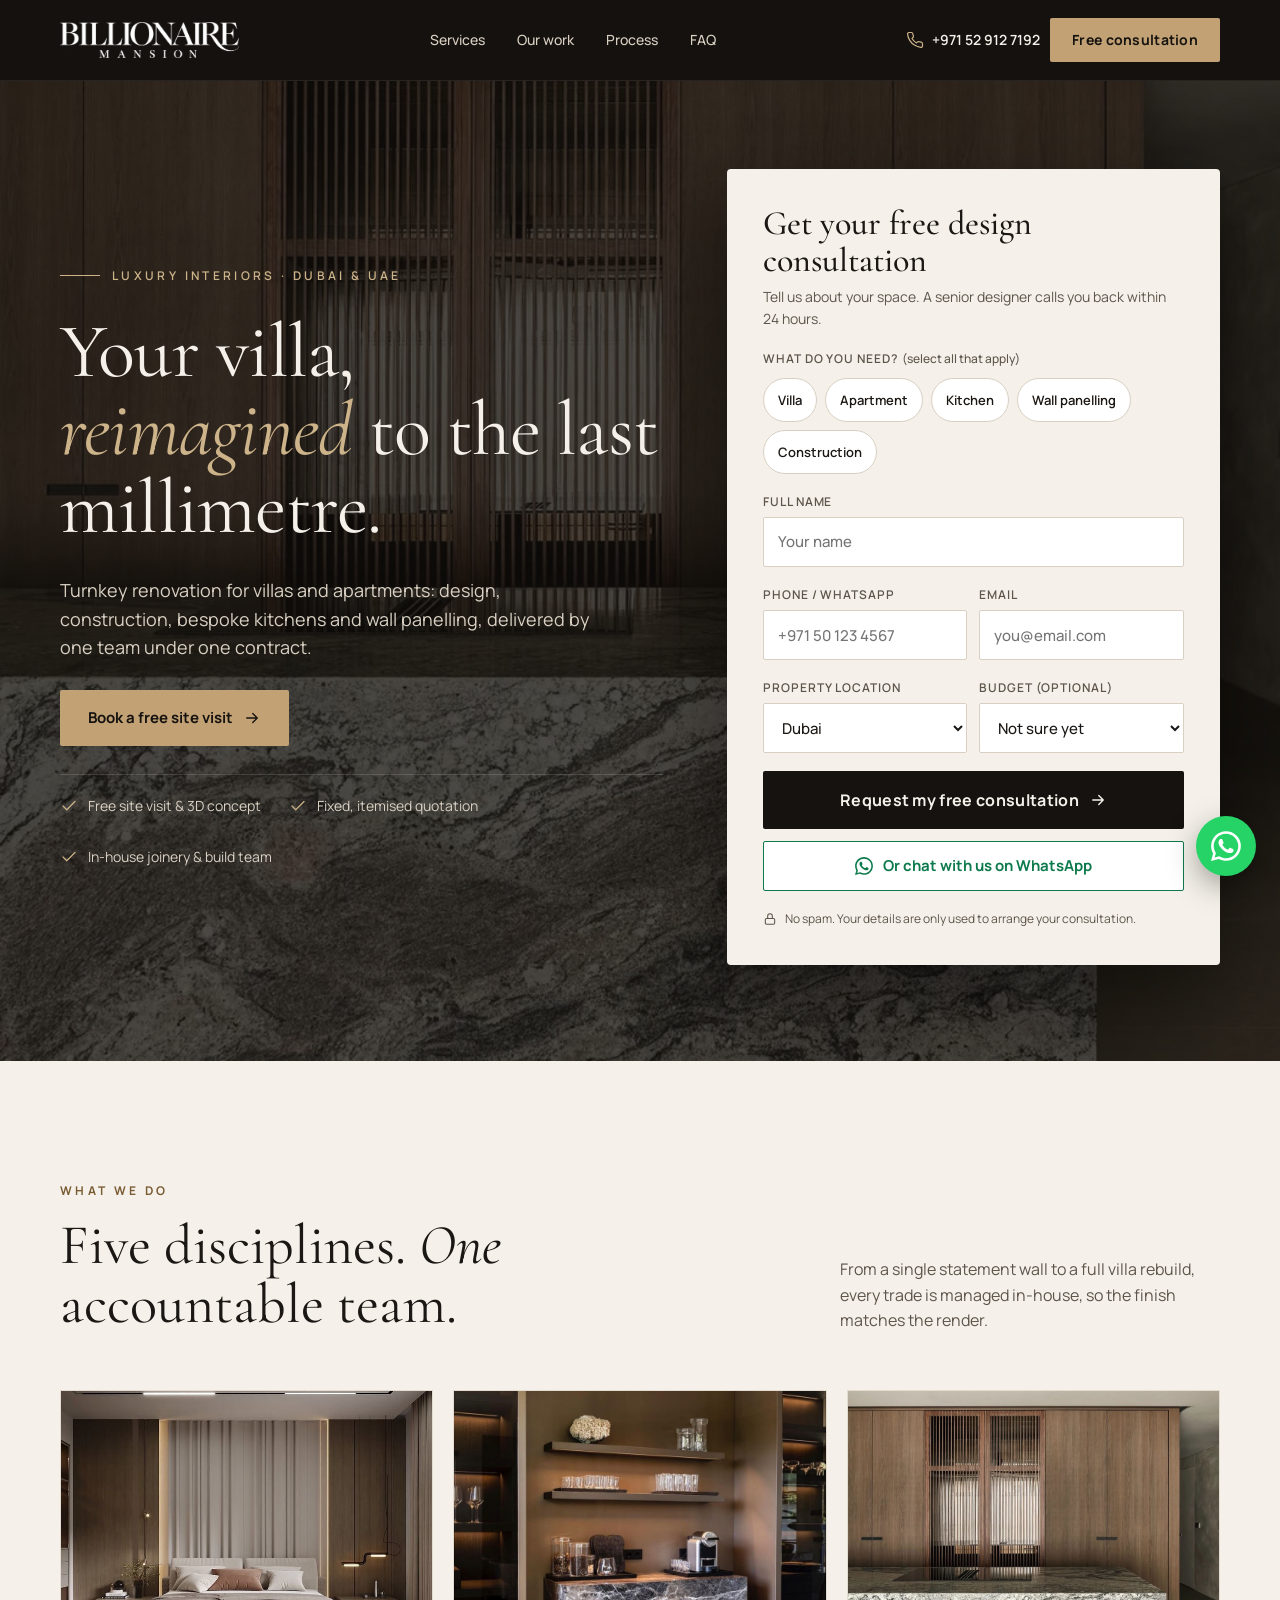
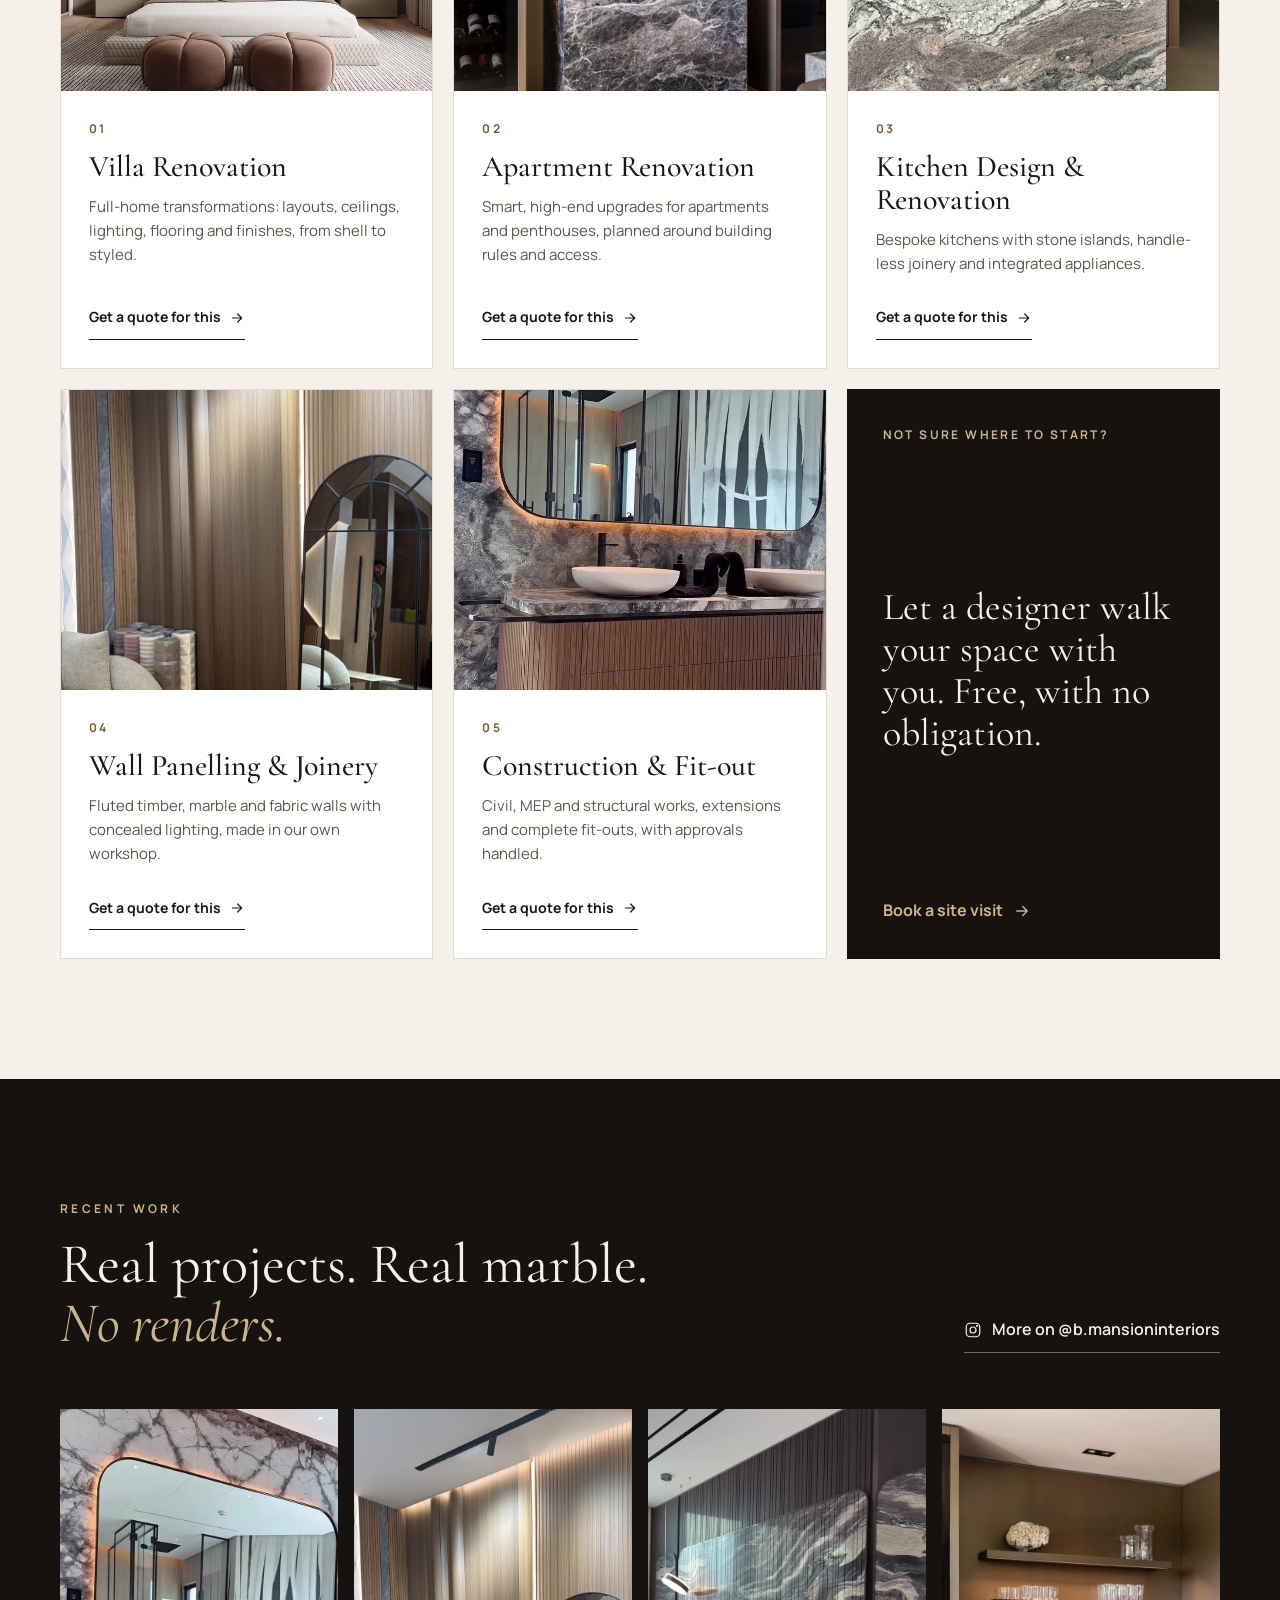
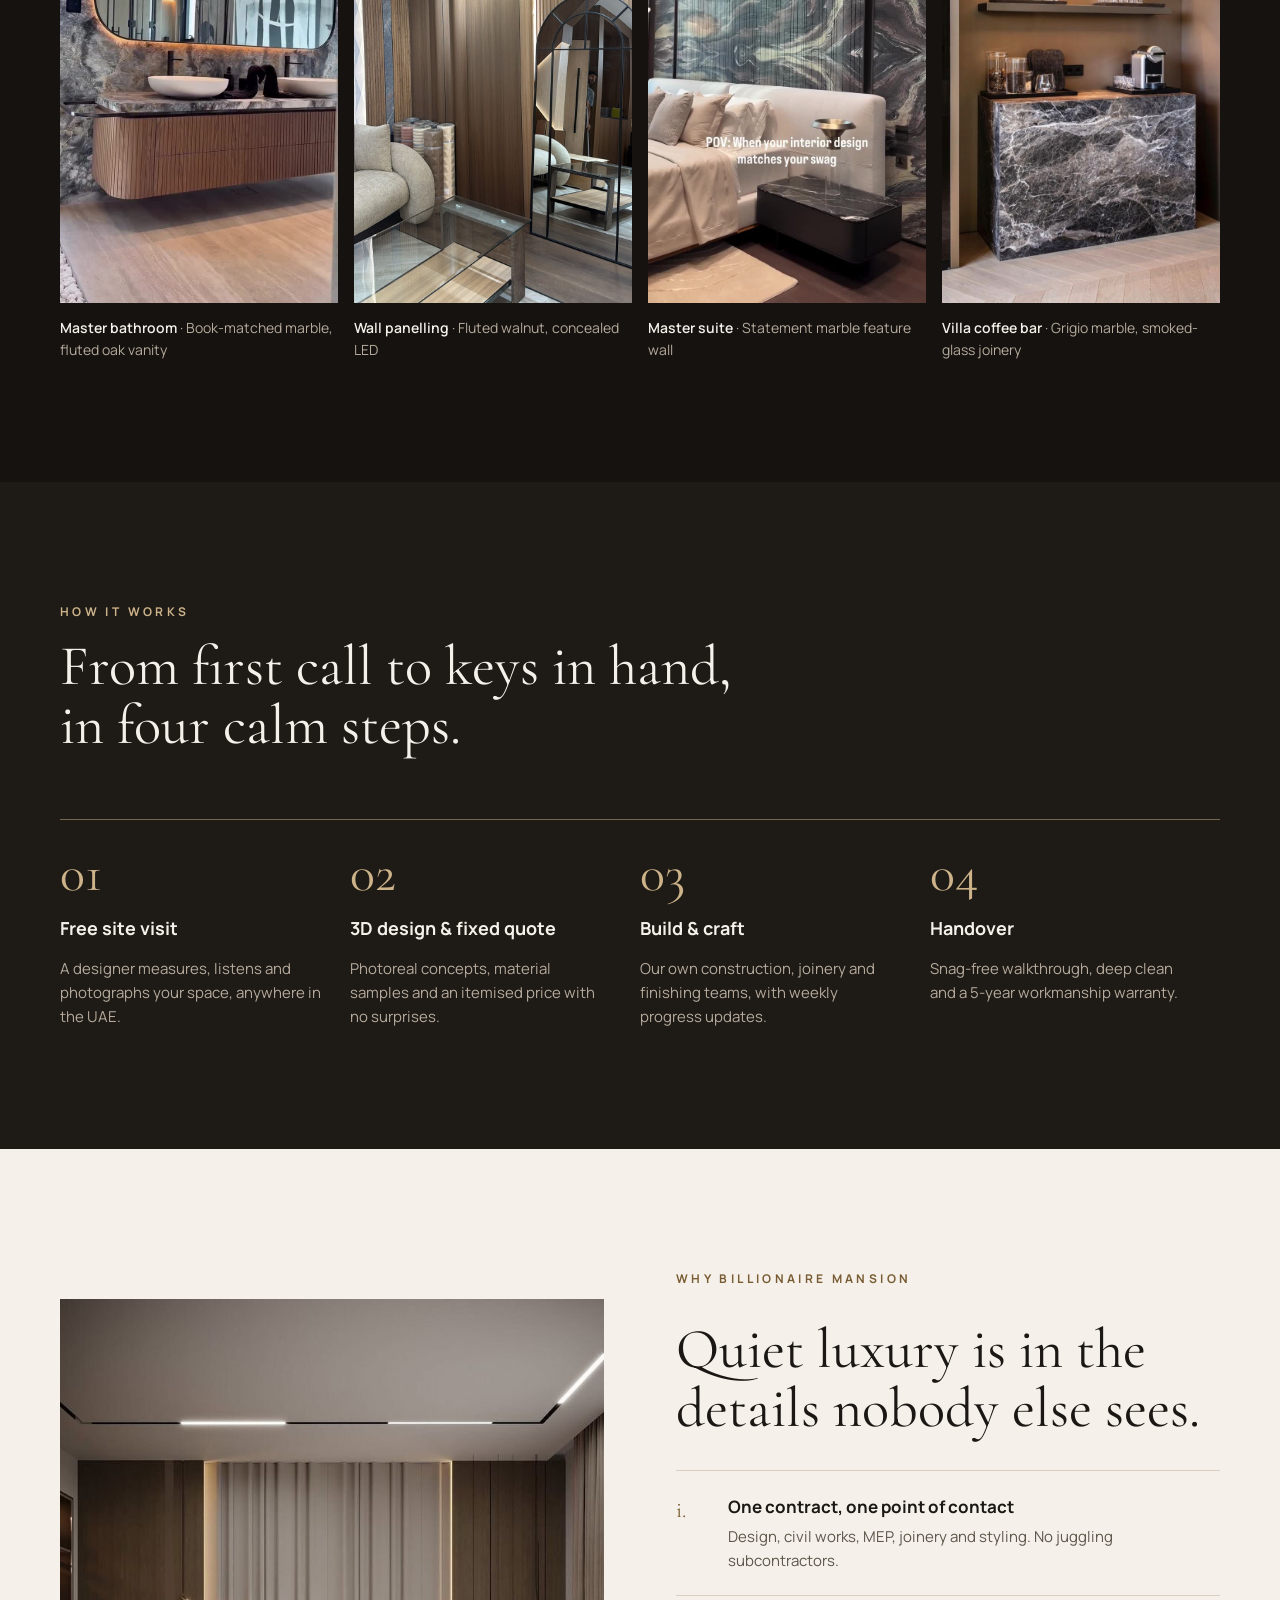
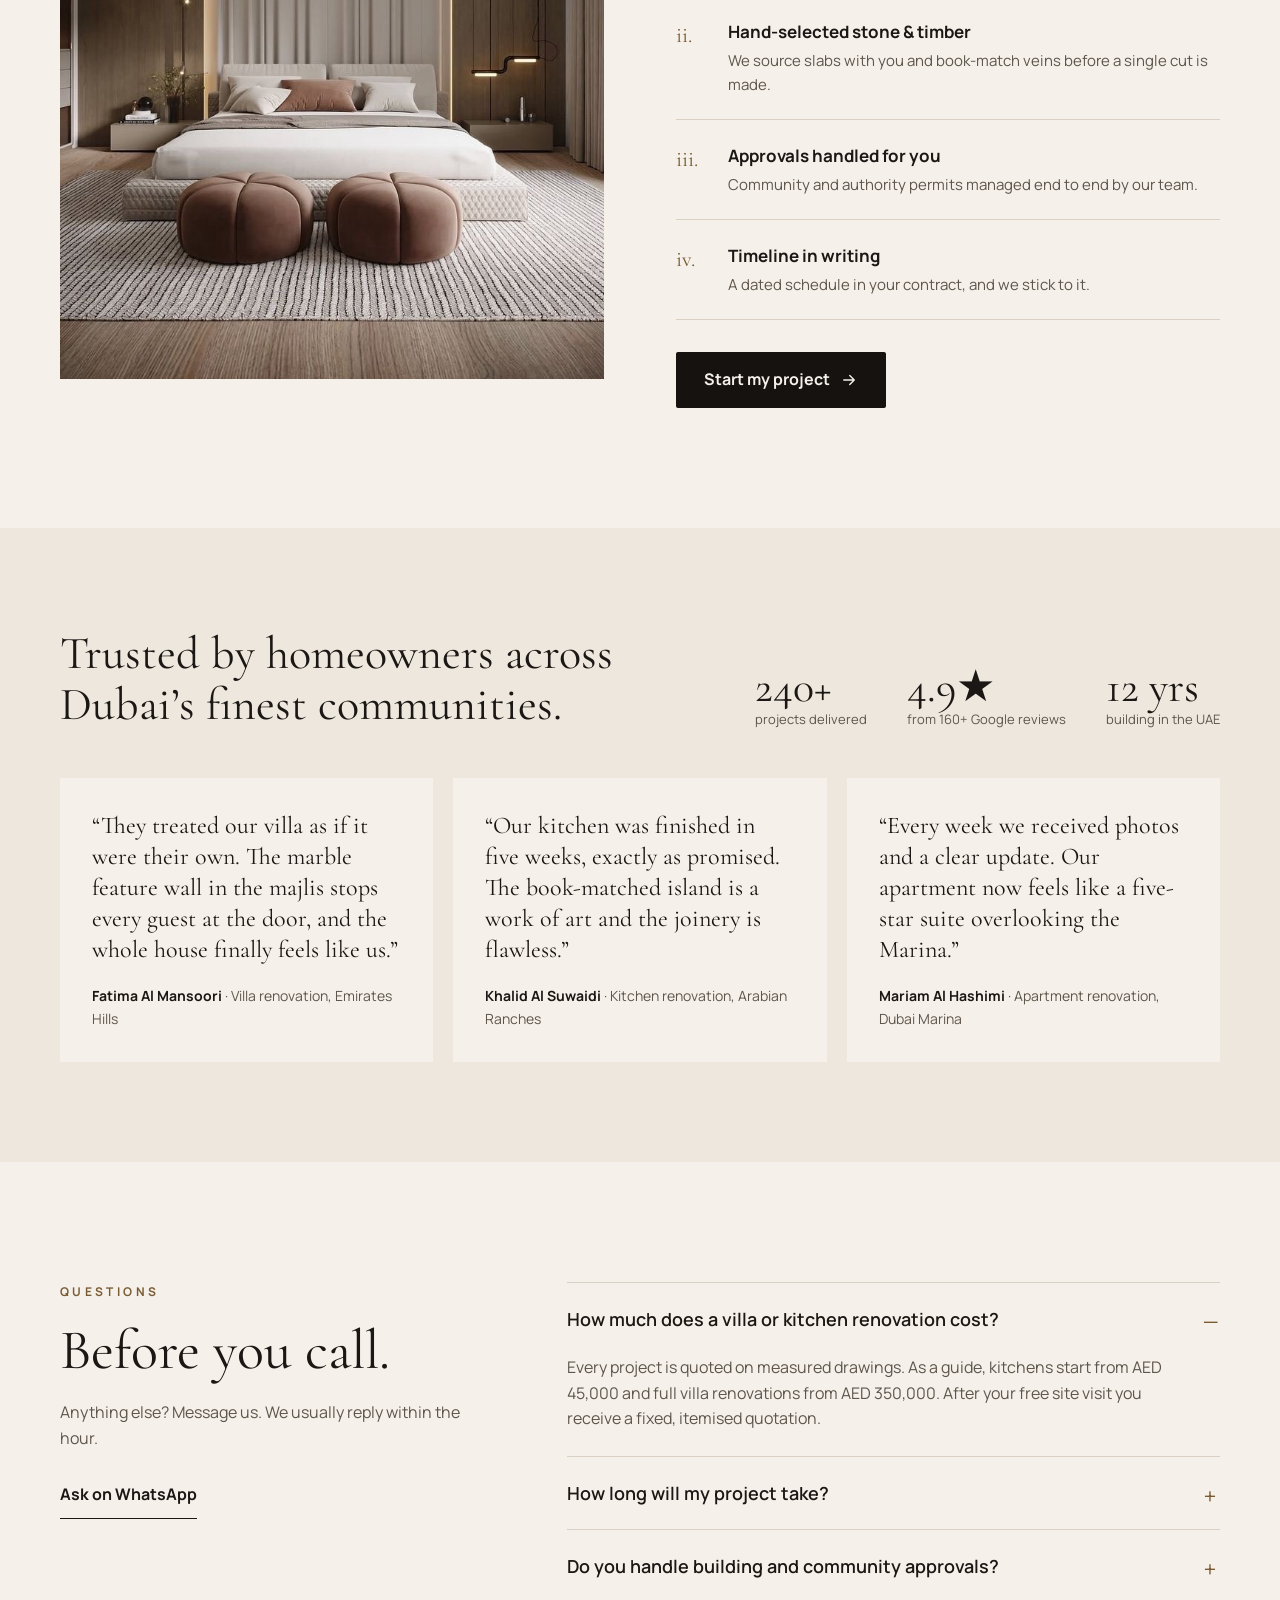
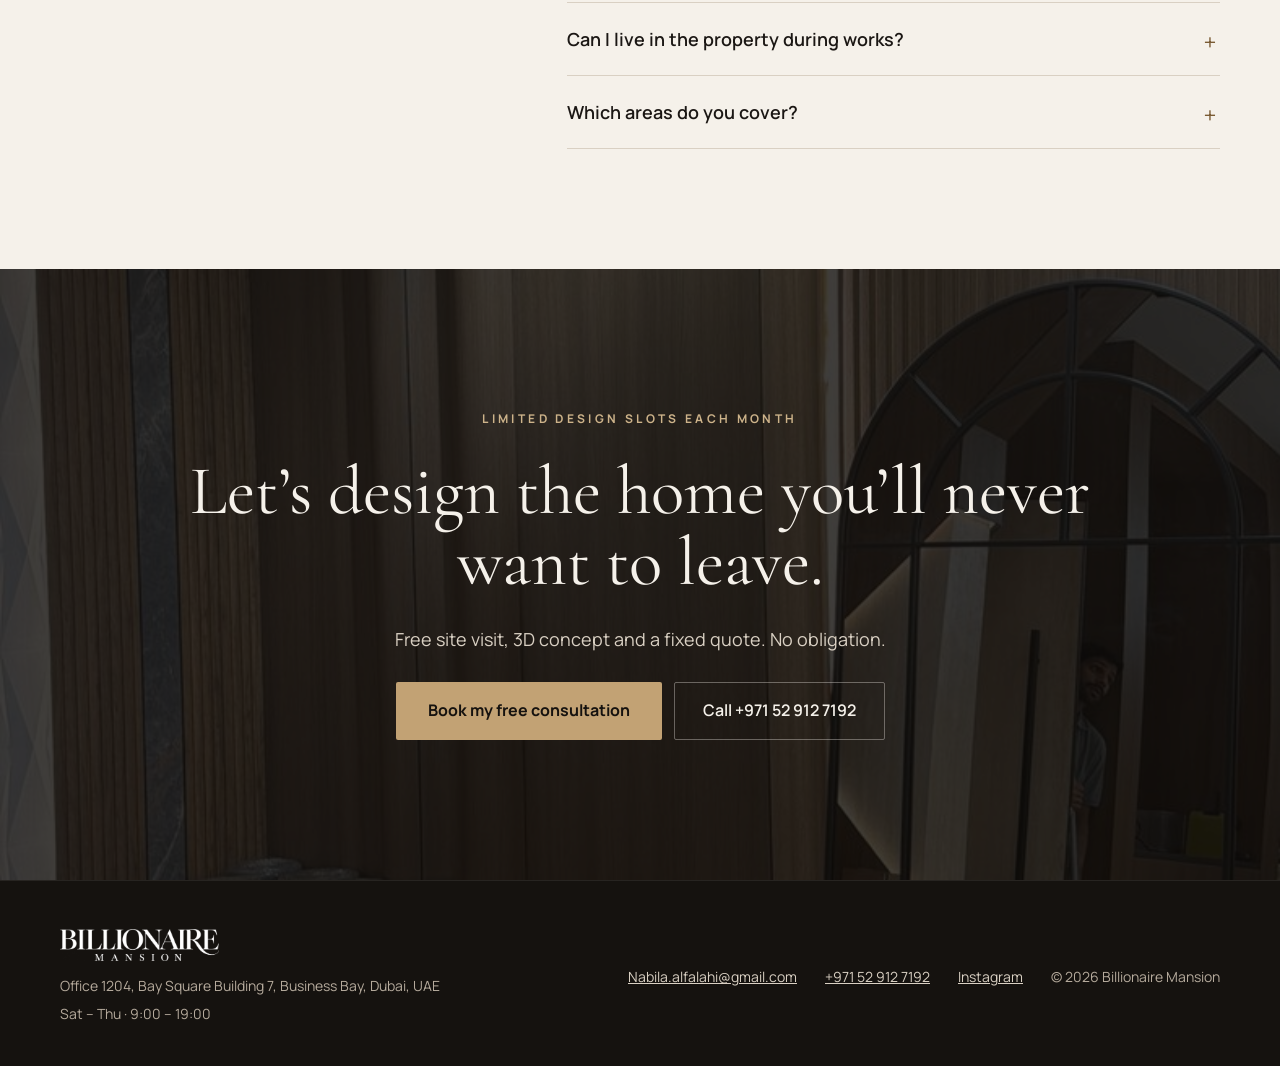
<file: index.html>
<!doctype html>
<html lang="en">
<head>
<meta charset="utf-8">
<script>
!function(f,b,e,v,n,t,s){if(f.fbq)return;n=f.fbq=function(){n.callMethod?
n.callMethod.apply(n,arguments):n.queue.push(arguments)};if(!f._fbq)f._fbq=n;
n.push=n;n.loaded=!0;n.version='2.0';n.queue=[];t=b.createElement(e);t.async=!0;
t.src=v;s=b.getElementsByTagName(e)[0];s.parentNode.insertBefore(t,s)}(window,
document,'script','https://connect.facebook.net/en_US/fbevents.js');
fbq('init', '2027466521295546');
fbq('track', 'PageView');
</script>
<noscript><img height="1" width="1" style="display:none" src="https://www.facebook.com/tr?id=2027466521295546&ev=PageView&noscript=1"></noscript>
<meta name="viewport" content="width=device-width, initial-scale=1">
<title>Billionaire Mansion | Luxury Villa, Apartment &amp; Kitchen Renovation in Dubai &amp; UAE</title>
<meta name="description" content="Turnkey luxury interiors in Dubai and the UAE: villa and apartment renovation, bespoke kitchens, wall panelling, construction and fit-out. Book a free design consultation.">

<link rel="preconnect" href="https://fonts.googleapis.com">
<link href="https://fonts.googleapis.com/css2?family=Cormorant+Garamond:ital,wght@0,400;0,500;0,600;1,400;1,500&amp;family=Manrope:wght@400;500;600;700&amp;display=swap" rel="stylesheet">
<link rel="stylesheet" href="styles.css">

</head>
<body>


<div style="width: 100%; background: #15120F; color: #F5F1EA; font-family: Manrope, system-ui, sans-serif; font-size: 16px; line-height: 1.6">

<!-- NAV -->
<header style="position: sticky; top: 0; z-index: 20; background: rgba(21,18,15,0.92); backdrop-filter: blur(10px); border-bottom: 1px solid rgba(245,241,234,0.08)">
<div class="wrap hdr" style="height: 80px; display: flex; align-items: center; justify-content: space-between; gap: 24px">
<a href="#top" aria-label="Billionaire Mansion home" style="display: flex; align-items: center; min-height: 44px">
<img src="media/logo-white.png" alt="Billionaire Mansion" class="logo" style="height: 36px; width: auto; display: block">
</a>
<nav class="nav-links" aria-label="Primary" style="font-size: 14px; font-weight: 500">
<a href="#services" style="color: #D9D0C3; text-decoration: none">Services</a>
<a href="#work" style="color: #D9D0C3; text-decoration: none">Our work</a>
<a href="#process" style="color: #D9D0C3; text-decoration: none">Process</a>
<a href="#faq" style="color: #D9D0C3; text-decoration: none">FAQ</a>
</nav>
<div style="display: flex; align-items: center; gap: 10px">
<a class="hide-sm" href="tel:+971529127192" style="display: inline-flex; align-items: center; gap: 8px; color: #F5F1EA; text-decoration: none; font-size: 14px; font-weight: 600; min-height: 44px">
<svg aria-hidden="true" width="18" height="18" viewBox="0 0 24 24" fill="none" stroke="#CDB38A" stroke-width="1.6" stroke-linecap="round" stroke-linejoin="round"><path d="M22 16.9v3a2 2 0 0 1-2.2 2 19.8 19.8 0 0 1-8.6-3.1 19.5 19.5 0 0 1-6-6A19.8 19.8 0 0 1 2.1 4.2 2 2 0 0 1 4.1 2h3a2 2 0 0 1 2 1.7c.1 1 .4 1.9.7 2.8a2 2 0 0 1-.5 2.1L8 9.9a16 16 0 0 0 6 6l1.3-1.3a2 2 0 0 1 2.1-.4c.9.3 1.8.6 2.8.7a2 2 0 0 1 1.7 2z"></path></svg>
+971 52 912 7192
</a>
<a href="tel:+971529127192" class="call-sm" aria-label="Call +971 52 912 7192" style="width: 44px; height: 44px; align-items: center; justify-content: center; border: 1px solid rgba(245,241,234,0.3); border-radius: 2px; color: #CDB38A">
<svg aria-hidden="true" width="18" height="18" viewBox="0 0 24 24" fill="none" stroke="currentColor" stroke-width="1.6" stroke-linecap="round" stroke-linejoin="round"><path d="M22 16.9v3a2 2 0 0 1-2.2 2 19.8 19.8 0 0 1-8.6-3.1 19.5 19.5 0 0 1-6-6A19.8 19.8 0 0 1 2.1 4.2 2 2 0 0 1 4.1 2h3a2 2 0 0 1 2 1.7c.1 1 .4 1.9.7 2.8a2 2 0 0 1-.5 2.1L8 9.9a16 16 0 0 0 6 6l1.3-1.3a2 2 0 0 1 2.1-.4c.9.3 1.8.6 2.8.7a2 2 0 0 1 1.7 2z"></path></svg>
</a>
<a href="#quote" class="btn-gold hdr-cta" style="display: inline-flex; align-items: center; min-height: 44px; padding: 0 22px; font-size: 14px; font-weight: 700; letter-spacing: 0.02em; border-radius: 2px"><span class="lbl-lg">Free consultation</span><span class="lbl-sm">Free quote</span></a>
</div>
</div>
</header>

<!-- HERO -->
<section id="top" style="position: relative; overflow: hidden">
<img src="media/kitchen.jpg" alt="" class="hero-img" style="position: absolute; inset: 0; width: 100%; height: 100%; object-fit: cover; object-position: center 60%">
<div aria-hidden="true" style="position: absolute; inset: 0; background: rgba(16,13,10,0.74)"></div>
<div class="wrap hero-pad" style="position: relative; padding-top: 88px; padding-bottom: 96px">
<div class="hero-grid">
<div class="hero-copy" style="display: flex; flex-direction: column; gap: 28px">
<div style="display: inline-flex; align-items: center; gap: 12px; font-size: 12px; letter-spacing: 0.28em; color: #CDB38A; font-weight: 600">
<span style="width: 40px; height: 1px; background: #CDB38A"></span>
LUXURY INTERIORS · DUBAI &amp; UAE
</div>
<h1 class="serif hero-h1" style="margin: 0; font-size: clamp(46px, 6vw, 86px); line-height: 1.02; font-weight: 400; letter-spacing: -0.01em">Your villa, <em style="color: #CDB38A">reimagined</em> to the last millimetre.</h1>
<p class="hero-sub" style="margin: 0; max-width: 540px; font-size: 18px; color: #D9D0C3">Turnkey renovation for villas and apartments: design, construction, bespoke kitchens and wall panelling, delivered by one team under one contract.</p>
<div class="hero-ctas" style="display: flex; flex-wrap: wrap; gap: 12px">
<a href="#quote" class="btn-gold" style="display: inline-flex; align-items: center; gap: 10px; min-height: 56px; padding: 0 28px; font-size: 15px; font-weight: 700; border-radius: 2px">Book a free site visit
<svg aria-hidden="true" width="18" height="18" viewBox="0 0 24 24" fill="none" stroke="currentColor" stroke-width="1.8" stroke-linecap="round" stroke-linejoin="round"><path d="M5 12h14M13 6l6 6-6 6"></path></svg>
</a>
</div>
<div class="trust" style="display: flex; flex-wrap: wrap; gap: 28px; padding-top: 20px; border-top: 1px solid rgba(245,241,234,0.14); font-size: 14px; color: #D9D0C3">
<div style="display: flex; align-items: center; gap: 10px"><svg aria-hidden="true" width="18" height="18" viewBox="0 0 24 24" fill="none" stroke="#CDB38A" stroke-width="1.6" stroke-linecap="round" stroke-linejoin="round"><path d="M20 6 9 17l-5-5"></path></svg>Free site visit &amp; 3D concept</div>
<div style="display: flex; align-items: center; gap: 10px"><svg aria-hidden="true" width="18" height="18" viewBox="0 0 24 24" fill="none" stroke="#CDB38A" stroke-width="1.6" stroke-linecap="round" stroke-linejoin="round"><path d="M20 6 9 17l-5-5"></path></svg>Fixed, itemised quotation</div>
<div style="display: flex; align-items: center; gap: 10px"><svg aria-hidden="true" width="18" height="18" viewBox="0 0 24 24" fill="none" stroke="#CDB38A" stroke-width="1.6" stroke-linecap="round" stroke-linejoin="round"><path d="M20 6 9 17l-5-5"></path></svg>In-house joinery &amp; build team</div>
</div>
</div>

<!-- LEAD FORM -->
<div id="quote" class="form-card" style="background: #F5F1EA; color: #1B1714; border-radius: 4px; padding: 36px; box-shadow: 0 30px 80px rgba(0,0,0,0.45); scroll-margin-top: 100px">
<div id="formState">
<form id="leadForm" novalidate="novalidate" class="lead-form" style="display: flex; flex-direction: column; gap: 18px">
<div style="display: flex; flex-direction: column; gap: 6px">
<h2 class="serif form-title" style="margin: 0; font-size: 34px; line-height: 1.1; font-weight: 500">Get your free design consultation</h2>
<p class="form-sub" style="margin: 0; font-size: 14px; color: #5E554B">Tell us about your space. A senior designer calls you back within 24 hours.</p>
</div>
<fieldset style="border: 0; margin: 0; padding: 0; display: flex; flex-direction: column; gap: 10px">
<legend class="form-legend" style="font-size: 12px; letter-spacing: 0.08em; text-transform: uppercase; color: #5E554B; font-weight: 600; padding: 0; margin-bottom: 10px">What do you need? <span style="text-transform: none; letter-spacing: 0; font-weight: 500">(select all that apply)</span></legend>
<div style="display: flex; flex-wrap: wrap; gap: 8px">
<button type="button" class="chip" data-svc="villa" data-name="Villa renovation" aria-pressed="false"><svg aria-hidden="true" class="tick" width="14" height="14" viewBox="0 0 24 24" fill="none" stroke="currentColor" stroke-width="2.4" stroke-linecap="round" stroke-linejoin="round"><path d="M20 6 9 17l-5-5"></path></svg>Villa</button>
<button type="button" class="chip" data-svc="apartment" data-name="Apartment renovation" aria-pressed="false"><svg aria-hidden="true" class="tick" width="14" height="14" viewBox="0 0 24 24" fill="none" stroke="currentColor" stroke-width="2.4" stroke-linecap="round" stroke-linejoin="round"><path d="M20 6 9 17l-5-5"></path></svg>Apartment</button>
<button type="button" class="chip" data-svc="kitchen" data-name="Kitchen" aria-pressed="false"><svg aria-hidden="true" class="tick" width="14" height="14" viewBox="0 0 24 24" fill="none" stroke="currentColor" stroke-width="2.4" stroke-linecap="round" stroke-linejoin="round"><path d="M20 6 9 17l-5-5"></path></svg>Kitchen</button>
<button type="button" class="chip" data-svc="panelling" data-name="Wall panelling" aria-pressed="false"><svg aria-hidden="true" class="tick" width="14" height="14" viewBox="0 0 24 24" fill="none" stroke="currentColor" stroke-width="2.4" stroke-linecap="round" stroke-linejoin="round"><path d="M20 6 9 17l-5-5"></path></svg>Wall panelling</button>
<button type="button" class="chip" data-svc="construction" data-name="Construction" aria-pressed="false"><svg aria-hidden="true" class="tick" width="14" height="14" viewBox="0 0 24 24" fill="none" stroke="currentColor" stroke-width="2.4" stroke-linecap="round" stroke-linejoin="round"><path d="M20 6 9 17l-5-5"></path></svg>Construction</button>

</div>
<span data-err="service" hidden role="alert" style="font-size: 13px; color: #A3361F; font-weight: 600">Please choose at least one service.</span>
</fieldset>
<div class="fld">
<label for="f-name">Full name</label>
<input id="f-name" type="text" autocomplete="name" placeholder="Your name">
<span data-err="name" hidden role="alert" style="font-size: 13px; color: #A3361F; font-weight: 600">Please enter your name.</span>
</div>
<div class="form-row">
<div class="fld">
<label for="f-phone">Phone / WhatsApp</label>
<input id="f-phone" type="tel" autocomplete="tel" inputmode="tel" placeholder="+971 50 123 4567">
<span data-err="phone" hidden role="alert" style="font-size: 13px; color: #A3361F; font-weight: 600">Enter a valid number.</span>
</div>
<div class="fld">
<label for="f-email">Email</label>
<input id="f-email" type="email" autocomplete="email" placeholder="you@email.com">
<span data-err="email" hidden role="alert" style="font-size: 13px; color: #A3361F; font-weight: 600">Enter a valid email.</span>
</div>
</div>
<div class="form-row pair">
<div class="fld">
<label for="f-city">Property location</label>
<select id="f-city">
<option value="Dubai">Dubai</option>
<option value="Abu Dhabi">Abu Dhabi</option>
<option value="Sharjah">Sharjah</option>
<option value="Ajman">Ajman</option>
<option value="Ras Al Khaimah">Ras Al Khaimah</option>
<option value="Other">Other emirate</option>
</select>
</div>
<div class="fld">
<label for="f-budget">Budget (optional)</label>
<select id="f-budget">
<option value="" selected>Not sure yet</option>
<option value="&lt;100k">Under AED 100k</option>
<option value="100-300k">AED 100k – 300k</option>
<option value="300k-1m">AED 300k – 1M</option>
<option value="1m+">AED 1M +</option>
</select>
</div>
</div>
<button type="submit" class="btn-gold submit-btn" style="min-height: 58px; border: 0; border-radius: 2px; font: 700 16px Manrope, sans-serif; letter-spacing: 0.02em; cursor: pointer; display: inline-flex; align-items: center; justify-content: center; gap: 10px; background: #15120F; color: #F5F1EA">Request my free consultation
    <p id="formError" hidden role="alert" style="margin: 0; font-size: 13px; color: #A3361F; font-weight: 600">Something went wrong. Please try again or message us on WhatsApp.</p>
<svg aria-hidden="true" width="18" height="18" viewBox="0 0 24 24" fill="none" stroke="currentColor" stroke-width="1.8" stroke-linecap="round" stroke-linejoin="round"><path d="M5 12h14M13 6l6 6-6 6"></path></svg>
</button>
<a href="https://wa.me/971529127192?text=Hi%20Billionaire%20Mansion%2C%20I%20would%20like%20a%20free%20design%20consultation." class="wa-form-btn" style="display: inline-flex; align-items: center; justify-content: center; gap: 10px; min-height: 50px; margin-top: -6px; background: #FFFFFF; border: 1px solid #0E7A4C; color: #0E7A4C; text-decoration: none; font-weight: 700; font-size: 15px; border-radius: 2px"><svg aria-hidden="true" width="18" height="18" viewBox="0 0 24 24" fill="currentColor"><path d="M17.5 14.4c-.3-.1-1.8-.9-2-1-.3-.1-.5-.1-.7.1-.2.3-.8 1-.9 1.2-.2.2-.3.2-.6.1-.3-.1-1.3-.5-2.4-1.5-.9-.8-1.5-1.8-1.7-2.1-.2-.3 0-.5.1-.6l.4-.5c.2-.2.2-.3.3-.5.1-.2 0-.4 0-.5l-.9-2.2c-.2-.6-.5-.5-.7-.5h-.6c-.2 0-.5.1-.8.4-.3.3-1 1-1 2.5s1.1 2.9 1.2 3.1c.1.2 2.1 3.2 5.1 4.5.7.3 1.3.5 1.7.6.7.2 1.4.2 1.9.1.6-.1 1.8-.7 2-1.4.2-.7.2-1.3.2-1.4-.1-.1-.3-.2-.6-.3zM12 21.8c-1.8 0-3.5-.5-5-1.4l-.4-.2-3.7 1 1-3.6-.2-.4C2.7 15.6 2.2 13.8 2.2 12 2.2 6.6 6.6 2.2 12 2.2c2.6 0 5.1 1 6.9 2.9 1.8 1.8 2.9 4.3 2.9 6.9 0 5.4-4.4 9.8-9.8 9.8zm8.4-18.2C18.1 1.3 15.2.1 12 .1 5.5.1.1 5.4.1 12c0 2.1.5 4.1 1.6 5.9L0 24l6.3-1.6c1.7.9 3.7 1.4 5.7 1.4 6.6 0 11.9-5.3 11.9-11.9 0-3.2-1.2-6.2-3.5-8.3z"></path></svg>Or chat with us on WhatsApp</a>
<p style="margin: 0; display: flex; align-items: center; gap: 8px; font-size: 12px; color: #5E554B">
<svg aria-hidden="true" width="14" height="14" viewBox="0 0 24 24" fill="none" stroke="currentColor" stroke-width="1.8" stroke-linecap="round" stroke-linejoin="round"><rect x="4" y="11" width="16" height="10" rx="2"></rect><path d="M8 11V7a4 4 0 0 1 8 0v4"></path></svg>
No spam. Your details are only used to arrange your consultation.</p>
</form>
</div>
<div id="thanksState" hidden>
<div role="status" style="display: flex; flex-direction: column; gap: 18px; padding: 24px 0">
<div style="width: 56px; height: 56px; border-radius: 50%; background: #15120F; display: flex; align-items: center; justify-content: center">
<svg aria-hidden="true" width="26" height="26" viewBox="0 0 24 24" fill="none" stroke="#CDB38A" stroke-width="2" stroke-linecap="round" stroke-linejoin="round"><path d="M20 6 9 17l-5-5"></path></svg>
</div>
<h2 class="serif" style="margin: 0; font-size: 36px; line-height: 1.1; font-weight: 500">Thank you, <span id="tFirst"></span>.</h2>
<p style="margin: 0; color: #5E554B">We have your request for <strong style="color: #1B1714"><span id="tList"></span></strong>. A senior designer will call you on <span id="tPhone"></span> within 24 hours to book your site visit.</p>
<div style="margin-top: 6px; padding: 22px; background: #FFFFFF; border: 1px solid #E4DCD0; display: flex; flex-direction: column; gap: 14px">
<div style="display: flex; align-items: center; gap: 12px">
<span style="width: 40px; height: 40px; border-radius: 50%; background: #25D366; color: #FFFFFF; display: inline-flex; align-items: center; justify-content: center; flex-shrink: 0"><svg aria-hidden="true" width="22" height="22" viewBox="0 0 24 24" fill="currentColor"><path d="M17.5 14.4c-.3-.1-1.8-.9-2-1-.3-.1-.5-.1-.7.1-.2.3-.8 1-.9 1.2-.2.2-.3.2-.6.1-.3-.1-1.3-.5-2.4-1.5-.9-.8-1.5-1.8-1.7-2.1-.2-.3 0-.5.1-.6l.4-.5c.2-.2.2-.3.3-.5.1-.2 0-.4 0-.5l-.9-2.2c-.2-.6-.5-.5-.7-.5h-.6c-.2 0-.5.1-.8.4-.3.3-1 1-1 2.5s1.1 2.9 1.2 3.1c.1.2 2.1 3.2 5.1 4.5.7.3 1.3.5 1.7.6.7.2 1.4.2 1.9.1.6-.1 1.8-.7 2-1.4.2-.7.2-1.3.2-1.4-.1-.1-.3-.2-.6-.3zM12 21.8c-1.8 0-3.5-.5-5-1.4l-.4-.2-3.7 1 1-3.6-.2-.4C2.7 15.6 2.2 13.8 2.2 12 2.2 6.6 6.6 2.2 12 2.2c2.6 0 5.1 1 6.9 2.9 1.8 1.8 2.9 4.3 2.9 6.9 0 5.4-4.4 9.8-9.8 9.8zm8.4-18.2C18.1 1.3 15.2.1 12 .1 5.5.1.1 5.4.1 12c0 2.1.5 4.1 1.6 5.9L0 24l6.3-1.6c1.7.9 3.7 1.4 5.7 1.4 6.6 0 11.9-5.3 11.9-11.9 0-3.2-1.2-6.2-3.5-8.3z"></path></svg></span>
<div style="display: flex; flex-direction: column; line-height: 1.3">
<strong style="font-size: 16px; color: #1B1714">Want to connect quickly?</strong>
<span style="font-size: 13px; color: #5E554B">Send us a WhatsApp message and we’ll reply right away.</span>
</div>
</div>
<a id="waLead" href="https://wa.me/971529127192" style="display: inline-flex; align-items: center; justify-content: center; gap: 10px; min-height: 52px; background: #0E7A4C; color: #FFFFFF; text-decoration: none; font-weight: 700; font-size: 15px; border-radius: 2px"><svg aria-hidden="true" width="20" height="20" viewBox="0 0 24 24" fill="currentColor"><path d="M17.5 14.4c-.3-.1-1.8-.9-2-1-.3-.1-.5-.1-.7.1-.2.3-.8 1-.9 1.2-.2.2-.3.2-.6.1-.3-.1-1.3-.5-2.4-1.5-.9-.8-1.5-1.8-1.7-2.1-.2-.3 0-.5.1-.6l.4-.5c.2-.2.2-.3.3-.5.1-.2 0-.4 0-.5l-.9-2.2c-.2-.6-.5-.5-.7-.5h-.6c-.2 0-.5.1-.8.4-.3.3-1 1-1 2.5s1.1 2.9 1.2 3.1c.1.2 2.1 3.2 5.1 4.5.7.3 1.3.5 1.7.6.7.2 1.4.2 1.9.1.6-.1 1.8-.7 2-1.4.2-.7.2-1.3.2-1.4-.1-.1-.3-.2-.6-.3zM12 21.8c-1.8 0-3.5-.5-5-1.4l-.4-.2-3.7 1 1-3.6-.2-.4C2.7 15.6 2.2 13.8 2.2 12 2.2 6.6 6.6 2.2 12 2.2c2.6 0 5.1 1 6.9 2.9 1.8 1.8 2.9 4.3 2.9 6.9 0 5.4-4.4 9.8-9.8 9.8zm8.4-18.2C18.1 1.3 15.2.1 12 .1 5.5.1.1 5.4.1 12c0 2.1.5 4.1 1.6 5.9L0 24l6.3-1.6c1.7.9 3.7 1.4 5.7 1.4 6.6 0 11.9-5.3 11.9-11.9 0-3.2-1.2-6.2-3.5-8.3z"></path></svg>Message us on WhatsApp</a>
</div>
</div>
</div>
</div>
</div>
</div>
</section>

<!-- SERVICES -->
<section id="services" class="sec" style="background: #F5F1EA; color: #1B1714; padding: 120px 0; scroll-margin-top: 80px">
<div class="wrap sec-inner" style="display: flex; flex-direction: column; gap: 56px">
<div style="display: flex; flex-wrap: wrap; justify-content: space-between; align-items: flex-end; gap: 24px">
<div style="display: flex; flex-direction: column; gap: 16px; max-width: 640px">
<span style="font-size: 12px; letter-spacing: 0.28em; color: #7A5C34; font-weight: 700">WHAT WE DO</span>
<h2 class="serif" style="margin: 0; font-size: clamp(38px, 4.4vw, 60px); line-height: 1.05; font-weight: 400">Five disciplines. <em>One</em> accountable team.</h2>
</div>
<p style="margin: 0; max-width: 380px; color: #5E554B">From a single statement wall to a full villa rebuild, every trade is managed in-house, so the finish matches the render.</p>
</div>
<div class="swipe-hint" style="align-items: center; gap: 8px; font-size: 13px; font-weight: 600; color: #7A5C34; margin-bottom: -16px">Swipe to see more
<svg aria-hidden="true" width="16" height="16" viewBox="0 0 24 24" fill="none" stroke="currentColor" stroke-width="1.8" stroke-linecap="round" stroke-linejoin="round"><path d="M5 12h14M13 6l6 6-6 6"></path></svg></div>
<div class="svc-grid">

<article class="svc-card" style="background: #FFFFFF; display: flex; flex-direction: column; border: 1px solid #E4DCD0">
<div class="svc-img" style="height: 300px; overflow: hidden; background: #1E1A16">
<img src="media/bedroom.jpg" alt="Villa master bedroom with timber wall and linear lighting" style="width: 100%; height: 100%; object-fit: cover; display: block">
</div>
<div style="padding: 28px; display: flex; flex-direction: column; gap: 12px; flex-grow: 1">
<span style="font-size: 12px; letter-spacing: 0.2em; color: #7A5C34; font-weight: 700">01</span>
<h3 class="serif" style="margin: 0; font-size: 30px; line-height: 1.1; font-weight: 500">Villa Renovation</h3>
<p style="margin: 0; color: #5E554B; font-size: 15px; flex-grow: 1">Full-home transformations: layouts, ceilings, lighting, flooring and finishes, from shell to styled.</p>
<a href="#quote" data-pick="villa" style="margin-top: 8px; display: inline-flex; align-items: center; gap: 8px; min-height: 44px; color: #1B1714; font-weight: 700; font-size: 14px; text-decoration: none; border-bottom: 1px solid #1B1714; align-self: flex-start">Get a quote for this
<svg aria-hidden="true" width="16" height="16" viewBox="0 0 24 24" fill="none" stroke="currentColor" stroke-width="1.8" stroke-linecap="round" stroke-linejoin="round"><path d="M5 12h14M13 6l6 6-6 6"></path></svg></a>
</div>
</article>

<article class="svc-card" style="background: #FFFFFF; display: flex; flex-direction: column; border: 1px solid #E4DCD0">
<div class="svc-img" style="height: 300px; overflow: hidden; background: #1E1A16">
<img src="media/bar.jpg" alt="Apartment coffee bar with marble counter and lit shelving" style="width: 100%; height: 100%; object-fit: cover; display: block">
</div>
<div style="padding: 28px; display: flex; flex-direction: column; gap: 12px; flex-grow: 1">
<span style="font-size: 12px; letter-spacing: 0.2em; color: #7A5C34; font-weight: 700">02</span>
<h3 class="serif" style="margin: 0; font-size: 30px; line-height: 1.1; font-weight: 500">Apartment Renovation</h3>
<p style="margin: 0; color: #5E554B; font-size: 15px; flex-grow: 1">Smart, high-end upgrades for apartments and penthouses, planned around building rules and access.</p>
<a href="#quote" data-pick="apartment" style="margin-top: 8px; display: inline-flex; align-items: center; gap: 8px; min-height: 44px; color: #1B1714; font-weight: 700; font-size: 14px; text-decoration: none; border-bottom: 1px solid #1B1714; align-self: flex-start">Get a quote for this
<svg aria-hidden="true" width="16" height="16" viewBox="0 0 24 24" fill="none" stroke="currentColor" stroke-width="1.8" stroke-linecap="round" stroke-linejoin="round"><path d="M5 12h14M13 6l6 6-6 6"></path></svg></a>
</div>
</article>

<article class="svc-card" style="background: #FFFFFF; display: flex; flex-direction: column; border: 1px solid #E4DCD0">
<div class="svc-img" style="height: 300px; overflow: hidden; background: #1E1A16">
<img src="media/kitchen.jpg" alt="Kitchen with a waterfall marble island and timber cabinetry" style="width: 100%; height: 100%; object-fit: cover; display: block">
</div>
<div style="padding: 28px; display: flex; flex-direction: column; gap: 12px; flex-grow: 1">
<span style="font-size: 12px; letter-spacing: 0.2em; color: #7A5C34; font-weight: 700">03</span>
<h3 class="serif" style="margin: 0; font-size: 30px; line-height: 1.1; font-weight: 500">Kitchen Design &amp; Renovation</h3>
<p style="margin: 0; color: #5E554B; font-size: 15px; flex-grow: 1">Bespoke kitchens with stone islands, handle-less joinery and integrated appliances.</p>
<a href="#quote" data-pick="kitchen" style="margin-top: 8px; display: inline-flex; align-items: center; gap: 8px; min-height: 44px; color: #1B1714; font-weight: 700; font-size: 14px; text-decoration: none; border-bottom: 1px solid #1B1714; align-self: flex-start">Get a quote for this
<svg aria-hidden="true" width="16" height="16" viewBox="0 0 24 24" fill="none" stroke="currentColor" stroke-width="1.8" stroke-linecap="round" stroke-linejoin="round"><path d="M5 12h14M13 6l6 6-6 6"></path></svg></a>
</div>
</article>

<article class="svc-card" style="background: #FFFFFF; display: flex; flex-direction: column; border: 1px solid #E4DCD0">
<div class="svc-img" style="height: 300px; overflow: hidden; background: #1E1A16">
<img src="media/panelling.jpg" alt="Fluted walnut wall panelling with concealed LED lighting" style="width: 100%; height: 100%; object-fit: cover; display: block">
</div>
<div style="padding: 28px; display: flex; flex-direction: column; gap: 12px; flex-grow: 1">
<span style="font-size: 12px; letter-spacing: 0.2em; color: #7A5C34; font-weight: 700">04</span>
<h3 class="serif" style="margin: 0; font-size: 30px; line-height: 1.1; font-weight: 500">Wall Panelling &amp; Joinery</h3>
<p style="margin: 0; color: #5E554B; font-size: 15px; flex-grow: 1">Fluted timber, marble and fabric walls with concealed lighting, made in our own workshop.</p>
<a href="#quote" data-pick="panelling" style="margin-top: 8px; display: inline-flex; align-items: center; gap: 8px; min-height: 44px; color: #1B1714; font-weight: 700; font-size: 14px; text-decoration: none; border-bottom: 1px solid #1B1714; align-self: flex-start">Get a quote for this
<svg aria-hidden="true" width="16" height="16" viewBox="0 0 24 24" fill="none" stroke="currentColor" stroke-width="1.8" stroke-linecap="round" stroke-linejoin="round"><path d="M5 12h14M13 6l6 6-6 6"></path></svg></a>
</div>
</article>

<article class="svc-card" style="background: #FFFFFF; display: flex; flex-direction: column; border: 1px solid #E4DCD0">
<div class="svc-img" style="height: 300px; overflow: hidden; background: #1E1A16">
<img src="media/vanity-poster.jpg" alt="Finished bathroom fit-out with marble wall and timber vanity" style="width: 100%; height: 100%; object-fit: cover; display: block">
</div>
<div style="padding: 28px; display: flex; flex-direction: column; gap: 12px; flex-grow: 1">
<span style="font-size: 12px; letter-spacing: 0.2em; color: #7A5C34; font-weight: 700">05</span>
<h3 class="serif" style="margin: 0; font-size: 30px; line-height: 1.1; font-weight: 500">Construction &amp; Fit-out</h3>
<p style="margin: 0; color: #5E554B; font-size: 15px; flex-grow: 1">Civil, MEP and structural works, extensions and complete fit-outs, with approvals handled.</p>
<a href="#quote" data-pick="construction" style="margin-top: 8px; display: inline-flex; align-items: center; gap: 8px; min-height: 44px; color: #1B1714; font-weight: 700; font-size: 14px; text-decoration: none; border-bottom: 1px solid #1B1714; align-self: flex-start">Get a quote for this
<svg aria-hidden="true" width="16" height="16" viewBox="0 0 24 24" fill="none" stroke="currentColor" stroke-width="1.8" stroke-linecap="round" stroke-linejoin="round"><path d="M5 12h14M13 6l6 6-6 6"></path></svg></a>
</div>
</article>

<a href="#quote" style="background: #15120F; color: #F5F1EA; padding: 36px; display: flex; flex-direction: column; justify-content: space-between; gap: 24px; text-decoration: none; min-height: 420px">
<span style="font-size: 12px; letter-spacing: 0.2em; color: #CDB38A; font-weight: 700">NOT SURE WHERE TO START?</span>
<span class="serif" style="font-size: 38px; line-height: 1.1">Let a designer walk your space with you. Free, with no obligation.</span>
<span style="display: inline-flex; align-items: center; gap: 10px; font-weight: 700; color: #CDB38A">Book a site visit
<svg aria-hidden="true" width="18" height="18" viewBox="0 0 24 24" fill="none" stroke="currentColor" stroke-width="1.8" stroke-linecap="round" stroke-linejoin="round"><path d="M5 12h14M13 6l6 6-6 6"></path></svg></span>
</a>
</div>
</div>
</section>

<!-- WORK / VIDEOS -->
<section id="work" class="sec" style="padding: 120px 0; scroll-margin-top: 80px">
<div class="wrap sec-inner" style="display: flex; flex-direction: column; gap: 56px">
<div style="display: flex; flex-wrap: wrap; justify-content: space-between; align-items: flex-end; gap: 24px">
<div style="display: flex; flex-direction: column; gap: 16px; max-width: 640px">
<span style="font-size: 12px; letter-spacing: 0.28em; color: #CDB38A; font-weight: 700">RECENT WORK</span>
<h2 class="serif" style="margin: 0; font-size: clamp(38px, 4.4vw, 60px); line-height: 1.05; font-weight: 400">Real projects. Real marble. <em style="color: #CDB38A">No renders.</em></h2>
</div>
<a href="https://www.instagram.com/b.mansioninteriors/" style="display: inline-flex; align-items: center; gap: 10px; min-height: 44px; color: #F5F1EA; font-weight: 600; text-decoration: none; border-bottom: 1px solid rgba(245,241,234,0.4)">
<svg aria-hidden="true" width="18" height="18" viewBox="0 0 24 24" fill="none" stroke="currentColor" stroke-width="1.6" stroke-linecap="round" stroke-linejoin="round"><rect x="3" y="3" width="18" height="18" rx="5"></rect><circle cx="12" cy="12" r="4"></circle><circle cx="17.5" cy="6.5" r="0.6"></circle></svg>
More on @b.mansioninteriors</a>
</div>
<div class="swipe-hint" style="align-items: center; gap: 8px; font-size: 13px; font-weight: 600; color: #CDB38A; margin-bottom: -16px">Swipe to see more
<svg aria-hidden="true" width="16" height="16" viewBox="0 0 24 24" fill="none" stroke="currentColor" stroke-width="1.8" stroke-linecap="round" stroke-linejoin="round"><path d="M5 12h14M13 6l6 6-6 6"></path></svg></div>
<div class="reel-grid">
<figure style="margin: 0; display: flex; flex-direction: column; gap: 14px">
<div style="aspect-ratio: 9 / 16; overflow: hidden; background: #1E1A16">
<video src="media/vanity.mp4" poster="media/vanity-poster.jpg" autoplay="autoplay" muted="muted" loop="loop" playsinline="playsinline" aria-label="Marble vanity with backlit mirror" style="width: 100%; height: 100%; object-fit: cover; display: block"></video>
</div>
<figcaption style="font-size: 14px; color: #B5AA9C"><span style="color: #F5F1EA; font-weight: 600">Master bathroom</span> · Book-matched marble, fluted oak vanity</figcaption>
</figure>
<figure style="margin: 0; display: flex; flex-direction: column; gap: 14px">
<div style="aspect-ratio: 9 / 16; overflow: hidden; background: #1E1A16">
<img src="media/panelling.jpg" alt="Fluted walnut wall panelling with arched mirror" style="width: 100%; height: 100%; object-fit: cover; display: block">
</div>
<figcaption style="font-size: 14px; color: #B5AA9C"><span style="color: #F5F1EA; font-weight: 600">Wall panelling</span> · Fluted walnut, concealed LED</figcaption>
</figure>
<figure style="margin: 0; display: flex; flex-direction: column; gap: 14px">
<div style="aspect-ratio: 9 / 16; overflow: hidden; background: #1E1A16">
<video src="media/marble.mp4" poster="media/marble-poster.jpg" autoplay="autoplay" muted="muted" loop="loop" playsinline="playsinline" aria-label="Bedroom with statement marble wall" style="width: 100%; height: 100%; object-fit: cover; display: block"></video>
</div>
<figcaption style="font-size: 14px; color: #B5AA9C"><span style="color: #F5F1EA; font-weight: 600">Master suite</span> · Statement marble feature wall</figcaption>
</figure>
<figure style="margin: 0; display: flex; flex-direction: column; gap: 14px">
<div style="aspect-ratio: 9 / 16; overflow: hidden; background: #1E1A16">
<img src="media/bar.jpg" alt="Coffee bar with dark marble counter and lit display shelving" style="width: 100%; height: 100%; object-fit: cover; display: block">
</div>
<figcaption style="font-size: 14px; color: #B5AA9C"><span style="color: #F5F1EA; font-weight: 600">Villa coffee bar</span> · Grigio marble, smoked-glass joinery</figcaption>
</figure>
</div>
</div>
</section>

<!-- PROCESS -->
<section id="process" class="sec" style="background: #1E1A16; padding: 120px 0; scroll-margin-top: 80px">
<div class="wrap" style="display: flex; flex-direction: column; gap: 64px">
<div style="display: flex; flex-direction: column; gap: 16px; max-width: 720px">
<span style="font-size: 12px; letter-spacing: 0.28em; color: #CDB38A; font-weight: 700">HOW IT WORKS</span>
<h2 class="serif" style="margin: 0; font-size: clamp(38px, 4.4vw, 60px); line-height: 1.05; font-weight: 400">From first call to keys in hand, in four calm steps.</h2>
</div>
<ol class="steps" style="list-style: none; margin: 0; padding: 0">
<li style="padding: 0 28px 0 0; display: flex; flex-direction: column; gap: 14px; border-top: 1px solid rgba(205,179,138,0.5); padding-top: 28px">
<span class="serif" style="font-size: 52px; line-height: 1; color: #CDB38A">01</span>
<h3 style="margin: 0; font-size: 18px; font-weight: 700">Free site visit</h3>
<p style="margin: 0; color: #B5AA9C; font-size: 15px">A designer measures, listens and photographs your space, anywhere in the UAE.</p>
</li>
<li style="padding: 28px 28px 0 0; display: flex; flex-direction: column; gap: 14px; border-top: 1px solid rgba(205,179,138,0.5)">
<span class="serif" style="font-size: 52px; line-height: 1; color: #CDB38A">02</span>
<h3 style="margin: 0; font-size: 18px; font-weight: 700">3D design &amp; fixed quote</h3>
<p style="margin: 0; color: #B5AA9C; font-size: 15px">Photoreal concepts, material samples and an itemised price with no surprises.</p>
</li>
<li style="padding: 28px 28px 0 0; display: flex; flex-direction: column; gap: 14px; border-top: 1px solid rgba(205,179,138,0.5)">
<span class="serif" style="font-size: 52px; line-height: 1; color: #CDB38A">03</span>
<h3 style="margin: 0; font-size: 18px; font-weight: 700">Build &amp; craft</h3>
<p style="margin: 0; color: #B5AA9C; font-size: 15px">Our own construction, joinery and finishing teams, with weekly progress updates.</p>
</li>
<li style="padding: 28px 28px 0 0; display: flex; flex-direction: column; gap: 14px; border-top: 1px solid rgba(205,179,138,0.5)">
<span class="serif" style="font-size: 52px; line-height: 1; color: #CDB38A">04</span>
<h3 style="margin: 0; font-size: 18px; font-weight: 700">Handover</h3>
<p style="margin: 0; color: #B5AA9C; font-size: 15px">Snag-free walkthrough, deep clean and a 5-year workmanship warranty.</p>
</li>
</ol>
</div>
</section>

<!-- WHY -->
<section class="sec" style="background: #F5F1EA; color: #1B1714; padding: 120px 0">
<div class="wrap why-grid">
<div class="why-img" style="aspect-ratio: 4 / 5; overflow: hidden">
<img src="media/bedroom.jpg" alt="Calm master bedroom with timber panelling and linear lighting" style="width: 100%; height: 100%; object-fit: cover; display: block">
</div>
<div style="display: flex; flex-direction: column; gap: 32px">
<span style="font-size: 12px; letter-spacing: 0.28em; color: #7A5C34; font-weight: 700">WHY BILLIONAIRE MANSION</span>
<h2 class="serif" style="margin: 0; font-size: clamp(38px, 4.4vw, 58px); line-height: 1.05; font-weight: 400">Quiet luxury is in the details nobody else sees.</h2>
<div style="display: flex; flex-direction: column">
<div style="display: flex; gap: 20px; padding: 22px 0; border-top: 1px solid #D9D0C3">
<span class="serif" style="font-size: 22px; color: #7A5C34; min-width: 32px">i.</span>
<div><h3 style="margin: 0 0 4px; font-size: 17px; font-weight: 700">One contract, one point of contact</h3><p style="margin: 0; color: #5E554B; font-size: 15px">Design, civil works, MEP, joinery and styling. No juggling subcontractors.</p></div>
</div>
<div style="display: flex; gap: 20px; padding: 22px 0; border-top: 1px solid #D9D0C3">
<span class="serif" style="font-size: 22px; color: #7A5C34; min-width: 32px">ii.</span>
<div><h3 style="margin: 0 0 4px; font-size: 17px; font-weight: 700">Hand-selected stone &amp; timber</h3><p style="margin: 0; color: #5E554B; font-size: 15px">We source slabs with you and book-match veins before a single cut is made.</p></div>
</div>
<div style="display: flex; gap: 20px; padding: 22px 0; border-top: 1px solid #D9D0C3">
<span class="serif" style="font-size: 22px; color: #7A5C34; min-width: 32px">iii.</span>
<div><h3 style="margin: 0 0 4px; font-size: 17px; font-weight: 700">Approvals handled for you</h3><p style="margin: 0; color: #5E554B; font-size: 15px">Community and authority permits managed end to end by our team.</p></div>
</div>
<div style="display: flex; gap: 20px; padding: 22px 0; border-top: 1px solid #D9D0C3; border-bottom: 1px solid #D9D0C3">
<span class="serif" style="font-size: 22px; color: #7A5C34; min-width: 32px">iv.</span>
<div><h3 style="margin: 0 0 4px; font-size: 17px; font-weight: 700">Timeline in writing</h3><p style="margin: 0; color: #5E554B; font-size: 15px">A dated schedule in your contract, and we stick to it.</p></div>
</div>
</div>
<a href="#quote" style="align-self: flex-start; display: inline-flex; align-items: center; gap: 10px; min-height: 56px; padding: 0 28px; background: #15120F; color: #F5F1EA; text-decoration: none; font-weight: 700; border-radius: 2px">Start my project
<svg aria-hidden="true" width="18" height="18" viewBox="0 0 24 24" fill="none" stroke="currentColor" stroke-width="1.8" stroke-linecap="round" stroke-linejoin="round"><path d="M5 12h14M13 6l6 6-6 6"></path></svg></a>
</div>
</div>
</section>

<!-- PROOF -->
<section class="sec" style="background: #EDE7DD; color: #1B1714; padding: 100px 0">
<div class="wrap" style="display: flex; flex-direction: column; gap: 48px">
<div style="display: flex; flex-wrap: wrap; justify-content: space-between; align-items: flex-end; gap: 24px">
<h2 class="serif" style="margin: 0; font-size: clamp(34px, 3.6vw, 48px); line-height: 1.1; font-weight: 400; max-width: 620px">Trusted by homeowners across Dubai’s finest communities.</h2>
<div style="display: flex; flex-wrap: wrap; gap: 40px">
<div><div class="serif" style="font-size: 44px; line-height: 1">240+</div><div style="font-size: 13px; color: #5E554B">projects delivered</div></div>
<div><div class="serif" style="font-size: 44px; line-height: 1">4.9★</div><div style="font-size: 13px; color: #5E554B">from 160+ Google reviews</div></div>
<div><div class="serif" style="font-size: 44px; line-height: 1">12 yrs</div><div style="font-size: 13px; color: #5E554B">building in the UAE</div></div>
</div>
</div>
<div class="proof-grid">
<figure style="margin: 0; background: #F5F1EA; padding: 32px; display: flex; flex-direction: column; gap: 20px">
<blockquote class="serif" style="margin: 0; font-size: 24px; line-height: 1.3">“They treated our villa as if it were their own. The marble feature wall in the majlis stops every guest at the door, and the whole house finally feels like us.”</blockquote>
<figcaption style="font-size: 14px; color: #5E554B"><strong style="color: #1B1714">Fatima Al Mansoori</strong> · Villa renovation, Emirates Hills</figcaption>
</figure>
<figure style="margin: 0; background: #F5F1EA; padding: 32px; display: flex; flex-direction: column; gap: 20px">
<blockquote class="serif" style="margin: 0; font-size: 24px; line-height: 1.3">“Our kitchen was finished in five weeks, exactly as promised. The book-matched island is a work of art and the joinery is flawless.”</blockquote>
<figcaption style="font-size: 14px; color: #5E554B"><strong style="color: #1B1714">Khalid Al Suwaidi</strong> · Kitchen renovation, Arabian Ranches</figcaption>
</figure>
<figure style="margin: 0; background: #F5F1EA; padding: 32px; display: flex; flex-direction: column; gap: 20px">
<blockquote class="serif" style="margin: 0; font-size: 24px; line-height: 1.3">“Every week we received photos and a clear update. Our apartment now feels like a five-star suite overlooking the Marina.”</blockquote>
<figcaption style="font-size: 14px; color: #5E554B"><strong style="color: #1B1714">Mariam Al Hashimi</strong> · Apartment renovation, Dubai Marina</figcaption>
</figure>
</div>
</div>
</section>

<!-- FAQ -->
<section id="faq" class="sec" style="background: #F5F1EA; color: #1B1714; padding: 120px 0; scroll-margin-top: 80px">
<div class="wrap faq-grid">
<div style="display: flex; flex-direction: column; gap: 20px">
<span style="font-size: 12px; letter-spacing: 0.28em; color: #7A5C34; font-weight: 700">QUESTIONS</span>
<h2 class="serif" style="margin: 0; font-size: clamp(38px, 4.4vw, 56px); line-height: 1.05; font-weight: 400">Before you call.</h2>
<p style="margin: 0; color: #5E554B">Anything else? Message us. We usually reply within the hour.</p>
<a href="https://wa.me/971529127192?text=Hi%20Billionaire%20Mansion%2C%20I%20would%20like%20a%20free%20design%20consultation." style="align-self: flex-start; display: inline-flex; align-items: center; gap: 10px; min-height: 48px; color: #1B1714; font-weight: 700; text-decoration: none; border-bottom: 1px solid #1B1714">Ask on WhatsApp</a>
</div>
<div style="display: flex; flex-direction: column; border-top: 1px solid #D9D0C3">

<div style="border-bottom: 1px solid #D9D0C3">
<button type="button" class="faq-q" aria-expanded="true" style="width: 100%; min-height: 72px; background: none; border: 0; padding: 20px 0; display: flex; justify-content: space-between; align-items: center; gap: 24px; text-align: left; cursor: pointer; font: 600 18px Manrope, sans-serif; color: #1B1714">
<span>How much does a villa or kitchen renovation cost?</span>
<span aria-hidden="true" class="serif" style="font-size: 30px; line-height: 1; color: #7A5C34; min-width: 20px; text-align: center">–</span>
</button>

<p class="faq-a" style="margin: 0; padding: 0 48px 24px 0; color: #5E554B; font-size: 16px">Every project is quoted on measured drawings. As a guide, kitchens start from AED 45,000 and full villa renovations from AED 350,000. After your free site visit you receive a fixed, itemised quotation.</p>

</div>

<div style="border-bottom: 1px solid #D9D0C3">
<button type="button" class="faq-q" aria-expanded="false" style="width: 100%; min-height: 72px; background: none; border: 0; padding: 20px 0; display: flex; justify-content: space-between; align-items: center; gap: 24px; text-align: left; cursor: pointer; font: 600 18px Manrope, sans-serif; color: #1B1714">
<span>How long will my project take?</span>
<span aria-hidden="true" class="serif" style="font-size: 30px; line-height: 1; color: #7A5C34; min-width: 20px; text-align: center">+</span>
</button>

<p class="faq-a" hidden style="margin: 0; padding: 0 48px 24px 0; color: #5E554B; font-size: 16px">A kitchen typically takes 4–6 weeks and a full villa 3–5 months, depending on scope and approvals. Your timeline is written into the contract.</p>

</div>

<div style="border-bottom: 1px solid #D9D0C3">
<button type="button" class="faq-q" aria-expanded="false" style="width: 100%; min-height: 72px; background: none; border: 0; padding: 20px 0; display: flex; justify-content: space-between; align-items: center; gap: 24px; text-align: left; cursor: pointer; font: 600 18px Manrope, sans-serif; color: #1B1714">
<span>Do you handle building and community approvals?</span>
<span aria-hidden="true" class="serif" style="font-size: 30px; line-height: 1; color: #7A5C34; min-width: 20px; text-align: center">+</span>
</button>

<p class="faq-a" hidden style="margin: 0; padding: 0 48px 24px 0; color: #5E554B; font-size: 16px">Yes. We prepare drawings and manage NOCs and authority permits on your behalf.</p>

</div>

<div style="border-bottom: 1px solid #D9D0C3">
<button type="button" class="faq-q" aria-expanded="false" style="width: 100%; min-height: 72px; background: none; border: 0; padding: 20px 0; display: flex; justify-content: space-between; align-items: center; gap: 24px; text-align: left; cursor: pointer; font: 600 18px Manrope, sans-serif; color: #1B1714">
<span>Can I live in the property during works?</span>
<span aria-hidden="true" class="serif" style="font-size: 30px; line-height: 1; color: #7A5C34; min-width: 20px; text-align: center">+</span>
</button>

<p class="faq-a" hidden style="margin: 0; padding: 0 48px 24px 0; color: #5E554B; font-size: 16px">For partial renovations, often yes. We phase works, seal off areas and keep sites clean. Your designer will advise during the site visit.</p>

</div>

<div style="border-bottom: 1px solid #D9D0C3">
<button type="button" class="faq-q" aria-expanded="false" style="width: 100%; min-height: 72px; background: none; border: 0; padding: 20px 0; display: flex; justify-content: space-between; align-items: center; gap: 24px; text-align: left; cursor: pointer; font: 600 18px Manrope, sans-serif; color: #1B1714">
<span>Which areas do you cover?</span>
<span aria-hidden="true" class="serif" style="font-size: 30px; line-height: 1; color: #7A5C34; min-width: 20px; text-align: center">+</span>
</button>

<p class="faq-a" hidden style="margin: 0; padding: 0 48px 24px 0; color: #5E554B; font-size: 16px">Dubai, Abu Dhabi, Sharjah and the wider UAE.</p>

</div>

</div>
</div>
</section>

<!-- FINAL CTA -->
<section class="sec" style="position: relative; overflow: hidden; padding: 140px 0">
<img src="media/panelling.jpg" alt="" style="position: absolute; inset: 0; width: 100%; height: 100%; object-fit: cover">
<div aria-hidden="true" style="position: absolute; inset: 0; background: rgba(16,13,10,0.8)"></div>
<div class="wrap" style="position: relative; display: flex; flex-direction: column; align-items: center; text-align: center; gap: 28px">
<span style="font-size: 12px; letter-spacing: 0.28em; color: #CDB38A; font-weight: 700">LIMITED DESIGN SLOTS EACH MONTH</span>
<h2 class="serif" style="margin: 0; font-size: clamp(42px, 5.4vw, 76px); line-height: 1.02; font-weight: 400; max-width: 900px">Let’s design the home you’ll never want to leave.</h2>
<p style="margin: 0; max-width: 560px; color: #D9D0C3; font-size: 18px">Free site visit, 3D concept and a fixed quote. No obligation.</p>
<div style="display: flex; flex-wrap: wrap; justify-content: center; gap: 12px">
<a href="#quote" class="btn-gold" style="display: inline-flex; align-items: center; min-height: 58px; padding: 0 32px; font-weight: 700; border-radius: 2px">Book my free consultation</a>
<a href="tel:+971529127192" style="display: inline-flex; align-items: center; gap: 10px; min-height: 58px; padding: 0 28px; color: #F5F1EA; border: 1px solid rgba(245,241,234,0.35); text-decoration: none; font-weight: 600; border-radius: 2px">Call +971 52 912 7192</a>
</div>
</div>
</section>

<!-- FOOTER -->
<footer style="border-top: 1px solid rgba(245,241,234,0.08); padding: 48px 0 40px">
<div class="wrap" style="display: flex; flex-wrap: wrap; justify-content: space-between; gap: 24px; font-size: 14px; color: #B5AA9C">
<div style="display: flex; flex-direction: column; gap: 6px">
<img src="media/logo-white.png" alt="Billionaire Mansion" style="height: 32px; width: auto; display: block; align-self: flex-start; margin-bottom: 8px">
<span>Office 1204, Bay Square Building 7, Business Bay, Dubai, UAE</span>
<span>Sat – Thu · 9:00 – 19:00</span>
</div>
<div style="display: flex; flex-wrap: wrap; gap: 28px; align-items: center">
<a href="mailto:Nabila.alfalahi@gmail.com" style="color: #D9D0C3">Nabila.alfalahi@gmail.com</a>
<a href="tel:+971529127192" style="color: #D9D0C3">+971 52 912 7192</a>
<a href="https://www.instagram.com/b.mansioninteriors/" style="color: #D9D0C3">Instagram</a>
<span>© 2026 Billionaire Mansion</span>
</div>
</div>
</footer>

<!-- FLOATING WHATSAPP -->
<div class="wa-float" style="position: sticky; bottom: 28px; z-index: 30; height: 0; display: flex; justify-content: flex-end; padding-right: 28px">
<a href="https://wa.me/971529127192?text=Hi%20Billionaire%20Mansion%2C%20I%20would%20like%20a%20free%20design%20consultation." aria-label="Chat with us on WhatsApp" style="transform: translateY(-100%); width: 60px; height: 60px; border-radius: 50%; background: #25D366; color: #FFFFFF; display: inline-flex; align-items: center; justify-content: center; box-shadow: 0 10px 30px rgba(0,0,0,0.35)"><svg aria-hidden="true" width="30" height="30" viewBox="0 0 24 24" fill="currentColor"><path d="M17.5 14.4c-.3-.1-1.8-.9-2-1-.3-.1-.5-.1-.7.1-.2.3-.8 1-.9 1.2-.2.2-.3.2-.6.1-.3-.1-1.3-.5-2.4-1.5-.9-.8-1.5-1.8-1.7-2.1-.2-.3 0-.5.1-.6l.4-.5c.2-.2.2-.3.3-.5.1-.2 0-.4 0-.5l-.9-2.2c-.2-.6-.5-.5-.7-.5h-.6c-.2 0-.5.1-.8.4-.3.3-1 1-1 2.5s1.1 2.9 1.2 3.1c.1.2 2.1 3.2 5.1 4.5.7.3 1.3.5 1.7.6.7.2 1.4.2 1.9.1.6-.1 1.8-.7 2-1.4.2-.7.2-1.3.2-1.4-.1-.1-.3-.2-.6-.3zM12 21.8c-1.8 0-3.5-.5-5-1.4l-.4-.2-3.7 1 1-3.6-.2-.4C2.7 15.6 2.2 13.8 2.2 12 2.2 6.6 6.6 2.2 12 2.2c2.6 0 5.1 1 6.9 2.9 1.8 1.8 2.9 4.3 2.9 6.9 0 5.4-4.4 9.8-9.8 9.8zm8.4-18.2C18.1 1.3 15.2.1 12 .1 5.5.1.1 5.4.1 12c0 2.1.5 4.1 1.6 5.9L0 24l6.3-1.6c1.7.9 3.7 1.4 5.7 1.4 6.6 0 11.9-5.3 11.9-11.9 0-3.2-1.2-6.2-3.5-8.3z"></path></svg></a>
</div>


</div>


<script src="script.js"></script>

</body>
</html>
</file>
<file: styles.css>
body{margin:0;background:#15120F}
*{box-sizing:border-box}
a{color:#CDB38A}a:hover{color:#E6D2AE}
.wrap{max-width:1240px;margin:0 auto;padding:0 40px}
.serif{font-family:'Cormorant Garamond',Georgia,serif}
.nav-links{display:flex;gap:32px}
.hero-grid{display:grid;grid-template-columns:minmax(0,1.1fr) minmax(0,0.9fr);gap:64px;align-items:center}
.svc-grid{display:grid;grid-template-columns:repeat(3,minmax(0,1fr));gap:20px}
.reel-grid{display:grid;grid-template-columns:repeat(4,minmax(0,1fr));gap:16px}
.steps{display:grid;grid-template-columns:repeat(4,minmax(0,1fr));gap:0}
.why-grid{display:grid;grid-template-columns:minmax(0,1fr) minmax(0,1fr);gap:72px;align-items:center}
.proof-grid{display:grid;grid-template-columns:repeat(3,minmax(0,1fr));gap:20px}
.faq-grid{display:grid;grid-template-columns:minmax(0,0.8fr) minmax(0,1.2fr);gap:72px}
.form-row{display:grid;grid-template-columns:minmax(0,1fr) minmax(0,1fr);gap:12px}
.fld{display:flex;flex-direction:column;gap:6px}
.fld label{font-size:12px;letter-spacing:.08em;text-transform:uppercase;color:#5E554B;font-weight:600}
.fld input,.fld select{height:50px;border:1px solid #D9D0C3;background:#FFFFFF;border-radius:2px;padding:0 14px;font:500 15px Manrope,sans-serif;color:#1B1714;outline:none;width:100%}
.fld input:focus,.fld select:focus{border-color:#7A5C34;box-shadow:0 0 0 3px rgba(122,92,52,.15)}
.chip{min-height:44px;padding:0 14px;border-radius:999px;font:600 13px Manrope,sans-serif;cursor:pointer;display:inline-flex;align-items:center;gap:8px}
.svc-card img{transition:transform .8s ease}
.svc-card:hover img{transform:scale(1.04)}
.btn-gold{background:#C2A274;color:#15120F;text-decoration:none}
.btn-gold:hover{background:#D4B78A;color:#15120F}
.hdr-cta{white-space:nowrap}
.call-sm{display:none}
.lbl-sm{display:none}
.swipe-hint{display:none}
@media (max-width:1000px){
.hero-grid,.why-grid,.faq-grid{grid-template-columns:minmax(0,1fr);gap:40px}
.svc-grid,.proof-grid{grid-template-columns:repeat(2,minmax(0,1fr))}
.reel-grid{grid-template-columns:repeat(2,minmax(0,1fr))}
.steps{grid-template-columns:repeat(2,minmax(0,1fr));row-gap:32px}
.nav-links{display:none}
.hero-img{object-position:center 85% !important}
.hero-pad{padding-top:48px !important;padding-bottom:56px !important}
}
@media (max-width:640px){
.hdr{height:64px !important;gap:10px !important}
.logo{height:28px !important}
.hdr-cta{padding:0 16px !important;font-size:13px !important}
.lbl-lg{display:none}
.lbl-sm{display:inline}
.call-sm{display:inline-flex}
.hero-img{object-position:center 85% !important}
.hero-pad{padding-top:36px !important;padding-bottom:40px !important}
.hero-grid{gap:32px}
.hero-copy{gap:20px !important}
.hero-h1{font-size:40px !important;line-height:1.06 !important}
.hero-sub{font-size:16px !important}
.hero-ctas a{flex:1 1 100%;justify-content:center}
.trust{flex-direction:column;gap:8px !important;padding-top:16px !important}
.form-card{padding:24px 20px !important;scroll-margin-top:76px !important}
.sec{padding-top:64px !important;padding-bottom:64px !important}
.sec-inner{gap:32px !important}
.svc-grid,.reel-grid{display:flex !important;overflow-x:auto;scroll-snap-type:x mandatory;scroll-padding-inline:16px;gap:12px !important;margin:0 -16px;padding:0 16px 6px;scrollbar-width:none;-webkit-overflow-scrolling:touch}
.svc-grid::-webkit-scrollbar,.reel-grid::-webkit-scrollbar{display:none}
.svc-grid>*{flex:0 0 84%;scroll-snap-align:start;min-height:0 !important}
.reel-grid>*{flex:0 0 66%;scroll-snap-align:start}
.svc-img{height:220px !important}
.swipe-hint{display:flex !important}
.why-img{aspect-ratio:4 / 3 !important}
.wrap{padding:0 16px}
.svc-grid,.proof-grid,.steps,.form-row{grid-template-columns:minmax(0,1fr)}
.hide-sm{display:none !important}
}
@media (max-width:640px){
.form-card{padding:20px 16px !important}
.lead-form{gap:12px !important}
.form-title{font-size:26px !important}
.form-sub{font-size:13px !important;line-height:1.45}
.form-legend{margin-bottom:8px !important;font-size:11px !important}
.form-legend span{display:none}
.chip{min-height:40px;padding:0 13px;font-size:13px}
.fld{gap:4px}
.fld label{font-size:11px}
.fld input,.fld select{height:46px;font-size:16px}
.form-row{gap:12px}
.form-row.pair{grid-template-columns:repeat(2,minmax(0,1fr))}
.submit-btn{min-height:52px !important;font-size:15px !important}
.wa-form-btn{min-height:46px !important;margin-top:-4px !important;font-size:14px !important}
.wa-float{bottom:16px !important;padding-right:16px !important}
.wa-float a{width:54px !important;height:54px !important}
}

.chip{background:#FFFFFF;color:#1B1714;border:1px solid #D9D0C3}
.chip .tick{display:none}
.chip[aria-pressed="true"]{background:#15120F;color:#F5F1EA;border-color:#15120F}
.chip[aria-pressed="true"] .tick{display:inline}
[hidden]{display:none !important}
html{scroll-behavior:smooth}
@media print{header{position:static !important}.wa-float{display:none !important}}

/* Floating WhatsApp button */
.wa-float{position:fixed !important;right:24px;bottom:24px !important;height:auto !important;padding:0 !important;z-index:40}
.wa-float a{transform:none !important}
@media (max-width:640px){.wa-float{right:16px;bottom:16px !important}}
</file>
